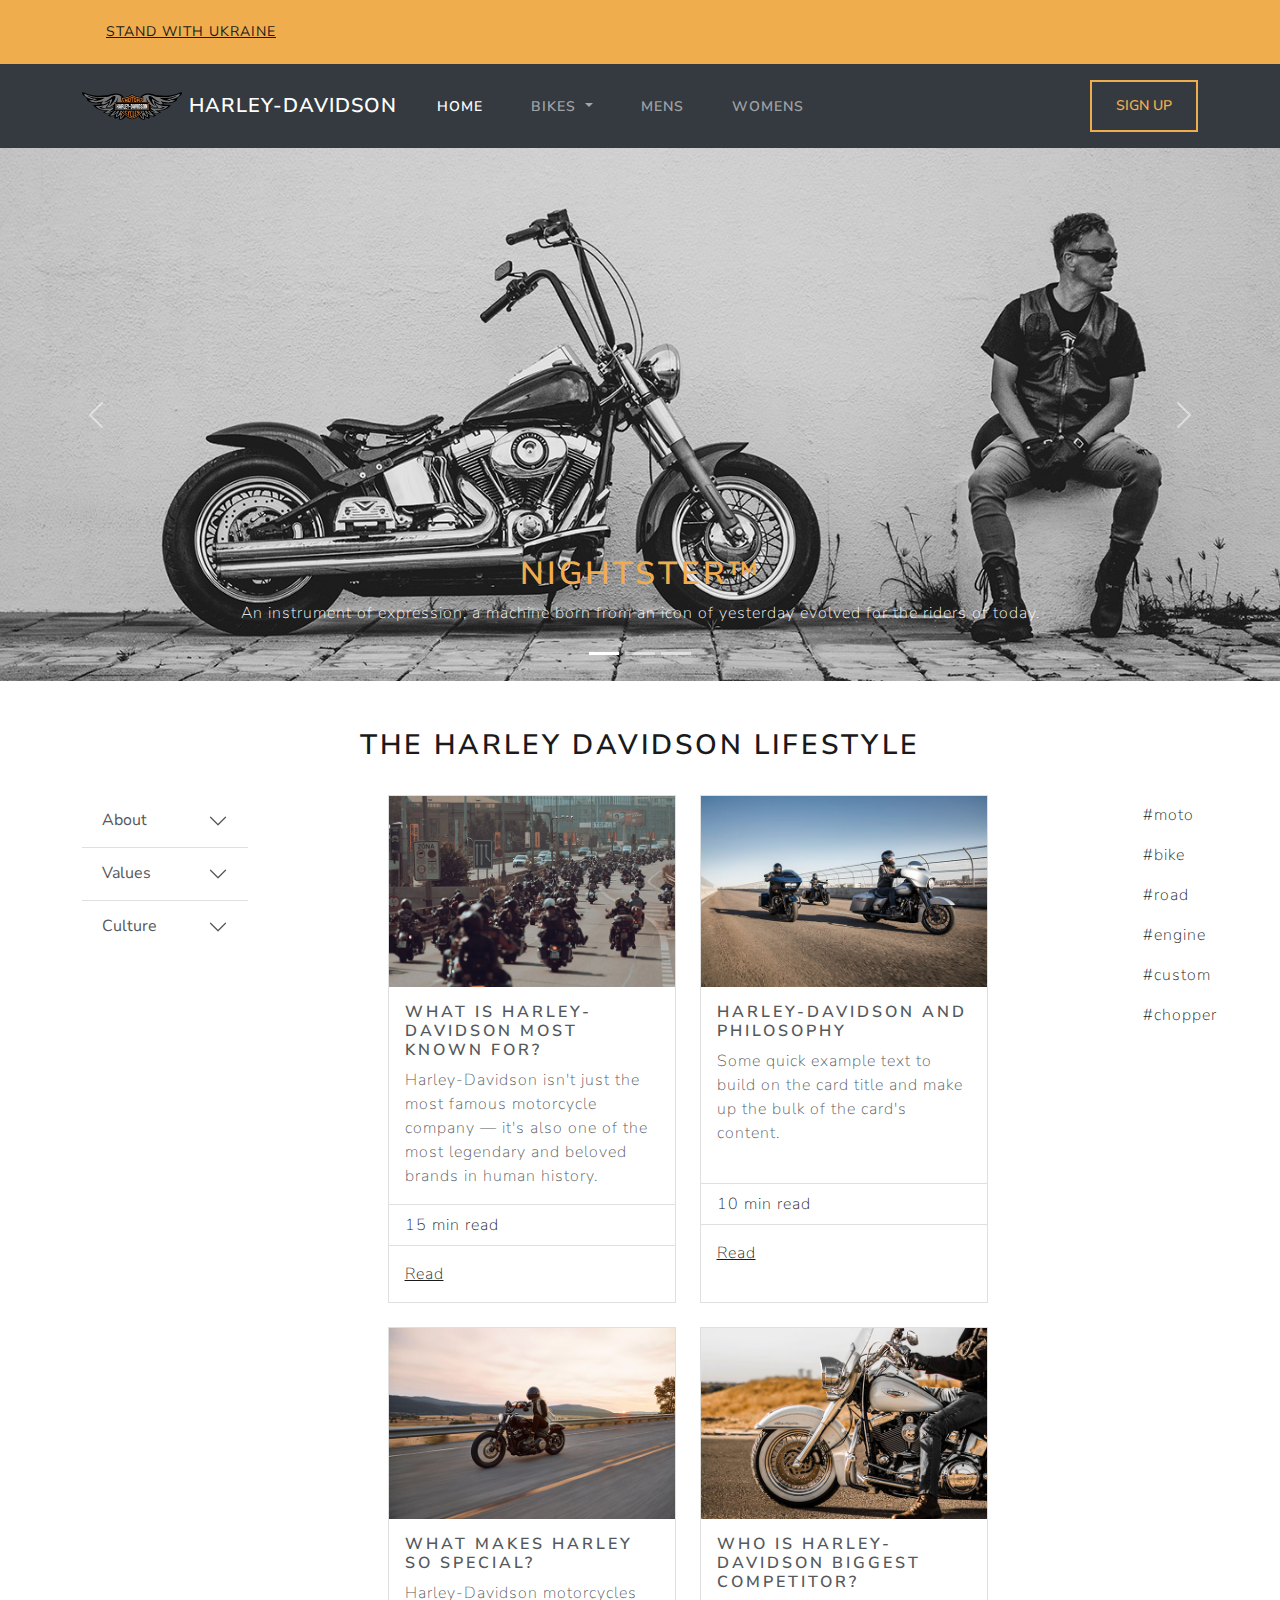
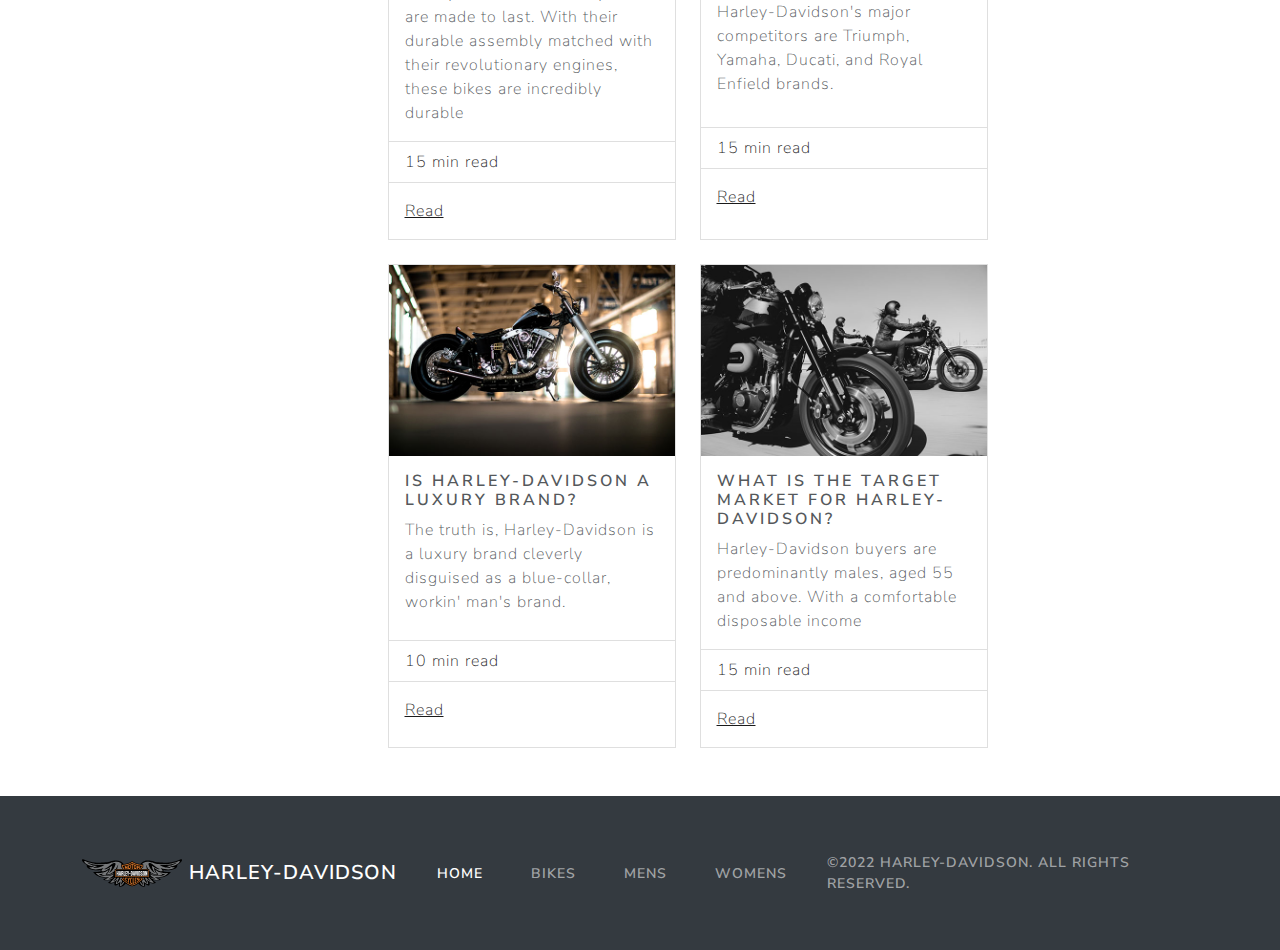
<file: index.html>
<!DOCTYPE html>
<html lang="en">

<head>
  <meta charset="UTF-8">
  <meta name="viewport" content="width=device-width, initial-scale=1.0">
  <meta http-equiv="X-UA-Compatible" content="ie=edge">
  <title>Harley-Davidson</title>
  <!-- <link rel="stylesheet" href="assets/css/style.css"> -->
  <link rel="stylesheet" href="assets/css/bootstrap.min.css">
</head>

<body>

  <header>
    <!-- Sub-menu -->
    <nav class="navbar navbar-expand-lg bg-warning center py-2">
      <div class="container-md">
        <a class="btn btn-link" href="https://savelife.in.ua/">STAND WITH UKRAINE</a>
      </div>
    </nav>
    <!-- Navbar-menu -->
    <nav class="navbar navbar-expand-lg navbar-dark bg-dark py-3 sticky-top">
      <div class="container">
        <a class="navbar-brand" href="#">
          <img src="./assets/img/harley-wings.svg" alt="harley-wings-logo" class="d-inline-block align-text-top">
          HARLEY-DAVIDSON
        </a>
        <button class="navbar-toggler" type="button" data-bs-toggle="collapse" data-bs-target="#navbarNavDropdown"
          aria-controls="navbarNavDropdown" aria-expanded="false" aria-label="Toggle navigation">
          <span class="navbar-toggler-icon"></span>
        </button>
        <div class="collapse navbar-collapse" id="navbarNavDropdown">
          <ul class="navbar-nav">
            <li class="nav-item">
              <a class="nav-link active" aria-current="page" href="#">Home</a>
            </li>
            <li class="nav-item dropdown">
              <a class="nav-link dropdown-toggle" href="#" id="navbarDropdownMenuLink" role="button"
                data-bs-toggle="dropdown" aria-expanded="false">
                Bikes
              </a>
              <ul class="dropdown-menu" aria-labelledby="navbarDropdownMenuLink">
                <li><a class="dropdown-item" href="#">Motorcycles</a></li>
                <li><a class="dropdown-item" href="#">Collections</a></li>
                <li><a class="dropdown-item" href="#">Shop all bikes</a></li>
              </ul>
            </li>
            <li class="nav-item">
              <a class="nav-link" href="#">Mens</a>
            </li>
            <li class="nav-item">
              <a class="nav-link" href="#">Womens</a>
            </li>
          </ul>
          <button type="button" class="btn btn-outline-warning ms-auto" data-bs-toggle="modal"
            data-bs-target="#exampleModal">Sign Up</button>
        </div>
      </div>
    </nav>
    <!-- Hero-Carousel -->
    <div id="carouselExampleCaptions" class="carousel slide" data-bs-ride="false">
      <div class="carousel-indicators">
        <button type="button" data-bs-target="#carouselExampleCaptions" data-bs-slide-to="0" class="active"
          aria-current="true" aria-label="Slide 1"></button>
        <button type="button" data-bs-target="#carouselExampleCaptions" data-bs-slide-to="1"
          aria-label="Slide 2"></button>
        <button type="button" data-bs-target="#carouselExampleCaptions" data-bs-slide-to="2"
          aria-label="Slide 3"></button>
      </div>
      <div class="carousel-inner">
        <div class="carousel-item active">
          <img src="./assets/img/slider/image1.jpg" class="d-block w-100" alt="image-bike">
          <div class="carousel-caption d-none d-md-block">
            <h1 class="text-warning">Nightster™</h1>
            <p>An instrument of expression, a machine born from an icon of yesterday evolved for the riders of
              today.</p>
          </div>
        </div>
        <div class="carousel-item">
          <img src="./assets/img/slider/image2.jpg" class="d-block w-100" alt="image-bike">
          <div class="carousel-caption d-none d-md-block">
            <h1 class="text-warning">BREAKOUT™</h1>
            <p>A muscular modern chopper that turns stoplights into drag strips.</p>
          </div>
        </div>
        <div class="carousel-item">
          <img src="./assets/img/slider/image3.jpg" class="d-block w-100" alt="image-bike">
          <div class="carousel-caption d-none d-md-block">
            <h1 class="text-warning">LOW RIDER™ ST</h1>
            <p>The quintessential American cruiser. Showstopping vintage details and pure rock and roll style. Long,
              lean and mean. </p>
          </div>
        </div>
      </div>
      <button class="carousel-control-prev" type="button" data-bs-target="#carouselExampleCaptions"
        data-bs-slide="prev">
        <span class="carousel-control-prev-icon" aria-hidden="true"></span>
        <span class="visually-hidden">Previous</span>
      </button>
      <button class="carousel-control-next" type="button" data-bs-target="#carouselExampleCaptions"
        data-bs-slide="next">
        <span class="carousel-control-next-icon" aria-hidden="true"></span>
        <span class="visually-hidden">Next</span>
      </button>
    </div>
  </header>

  <main class="container pt-5 pb-5">
    <!-- Title -->
    <div class="row pb-4 text-center">
      <div class="col">
        <h2>The Harley Davidson Lifestyle</h2>
      </div>
    </div>
    <!-- Content -->
    <div class="content row">
      <!-- Main -->
      <div class="col-xl-9 col-lg-12 d-flex gap-4 flex-wrap justify-content-center">
        <!-- Cards -->
        <div class="card" style="width: 18rem;">
          <img src="./assets/img/card/card-image1.jpg" class="card-img-top" alt="image">
          <div class="card-body">
            <h5 class="card-title">What is Harley-Davidson most known for?
            </h5>
            <p class="card-text">
              Harley-Davidson isn't just the most famous motorcycle company — it's also one of the most legendary and
              beloved brands in human history.</p>
          </div>
          <ul class="list-group list-group-flush">
            <li class="list-group-item">15 min read</li>
          </ul>
          <div class="card-body">
            <a href="#" class="card-link">Read</a>
          </div>
        </div>
        <div class="card" style="width: 18rem;">
          <img src="./assets/img/card/card-image2.jpg" class="card-img-top" alt="image">
          <div class="card-body">
            <h5 class="card-title">Harley-Davidson and Philosophy</h5>
            <p class="card-text">Some quick example text to build on the card title and make up the bulk of the card's
              content.</p>
          </div>
          <ul class="list-group list-group-flush">
            <li class="list-group-item">10 min read</li>
          </ul>
          <div class="card-body">
            <a href="#" class="card-link">Read</a>
          </div>
        </div>
        <div class="card" style="width: 18rem;">
          <img src="./assets/img/card/card-image3.jpg" class="card-img-top" alt="image">
          <div class="card-body">
            <h5 class="card-title">What makes Harley so special?</h5>
            <p class="card-text">Harley-Davidson motorcycles are made to last. With their durable assembly matched with
              their revolutionary engines, these bikes are incredibly durable</p>
          </div>
          <ul class="list-group list-group-flush">
            <li class="list-group-item">15 min read</li>
          </ul>
          <div class="card-body">
            <a href="#" class="card-link">Read</a>
          </div>
        </div>
        <div class="card" style="width: 18rem;">
          <img src="./assets/img/card/card-image4.jpg" class="card-img-top" alt="image">
          <div class="card-body">
            <h5 class="card-title">Who is Harley-Davidson biggest competitor?</h5>
            <p class="card-text">Harley-Davidson's major competitors are Triumph, Yamaha, Ducati, and Royal Enfield
              brands.</p>
          </div>
          <ul class="list-group list-group-flush">
            <li class="list-group-item">15 min read</li>
          </ul>
          <div class="card-body">
            <a href="#" class="card-link">Read</a>
          </div>
        </div>
        <div class="card" style="width: 18rem;">
          <img src="./assets/img/card/card-image5.jpg" class="card-img-top" alt="image">
          <div class="card-body">
            <h5 class="card-title">Is Harley-Davidson a luxury brand?</h5>
            <p class="card-text">The truth is, Harley-Davidson is a luxury brand cleverly disguised as a blue-collar,
              workin' man's brand.</p>
          </div>
          <ul class="list-group list-group-flush">
            <li class="list-group-item">10 min read</li>
          </ul>
          <div class="card-body">
            <a href="#" class="card-link">Read</a>
          </div>
        </div>
        <div class="card" style="width: 18rem;">
          <img src="./assets/img/card/card-image6.jpg" class="card-img-top" alt="image">
          <div class="card-body">
            <h5 class="card-title">What is the target market for Harley-Davidson?</h5>
            <p class="card-text">
              Harley-Davidson buyers are predominantly males, aged 55 and above. With a comfortable disposable income
            </p>
          </div>
          <ul class="list-group list-group-flush">
            <li class="list-group-item">15 min read</li>
          </ul>
          <div class="card-body">
            <a href="#" class="card-link">Read</a>
          </div>
        </div>
      </div>
      <!-- Left -->
      <div class="col-xl-2 col-md-6 order-xl-first">
        <!-- Accordion -->
        <div class="accordion accordion-flush" id="accordionFlushExample">
          <div class="accordion-item">
            <h2 class="accordion-header" id="flush-headingOne">
              <button class="accordion-button collapsed" type="button" data-bs-toggle="collapse"
                data-bs-target="#flush-collapseOne" aria-expanded="false" aria-controls="flush-collapseOne">
                About
              </button>
            </h2>
            <div id="flush-collapseOne" class="accordion-collapse collapse" aria-labelledby="flush-headingOne"
              data-bs-parent="#accordionFlushExample">
              <div class="accordion-body">
                Harley-Davidson motorcycles are made to last. With their durable assembly matched with their
                revolutionary engines, these bikes are incredibly durable. Plus, most of their parts are easily
                replaceable; meaning that you can purchase new parts when they become damaged or well-worn instead of
                buying an entirely new bike.
              </div>
            </div>
          </div>
          <div class="accordion-item">
            <h2 class="accordion-header" id="flush-headingTwo">
              <button class="accordion-button collapsed" type="button" data-bs-toggle="collapse"
                data-bs-target="#flush-collapseTwo" aria-expanded="false" aria-controls="flush-collapseTwo">
                Values
              </button>
            </h2>
            <div id="flush-collapseTwo" class="accordion-collapse collapse" aria-labelledby="flush-headingTwo"
              data-bs-parent="#accordionFlushExample">
              <div class="accordion-body">
                At Harley-Davidson, we strive to deliver long-term value to all stakeholders - people (employees,
                dealers, customers, suppliers, investors, society), planet, and profit. Inclusive Stakeholder
                Management is the unifying theme for how we think about our role in society, giving us purpose beyond
                financial performance.
              </div>
            </div>
          </div>
          <div class="accordion-item">
            <h2 class="accordion-header" id="flush-headingThree">
              <button class="accordion-button collapsed" type="button" data-bs-toggle="collapse"
                data-bs-target="#flush-collapseThree" aria-expanded="false" aria-controls="flush-collapseThree">
                Culture
              </button>
            </h2>
            <div id="flush-collapseThree" class="accordion-collapse collapse" aria-labelledby="flush-headingThree"
              data-bs-parent="#accordionFlushExample">
              <div class="accordion-body">
                People in the custom chopper biker culture are typically seen as bold and rebellious. Harley-Davidson
                is strongly associated with this culture. Customer-Centrism. Harley-Davidson's organizational culture
                emphasizes consideration for customers' preferences and expectations.
              </div>
            </div>
          </div>
        </div>
      </div>
      <!-- Right -->
      <div class="col-xl-1 col-md-6">
        <ul class="nav flex-xl-column">
          <li class="nav-item">
            <a class="nav-link" href="#">#moto</a>
          </li>
          <li class="nav-item">
            <a class="nav-link" href="#">#bike</a>
          </li>
          <li class="nav-item">
            <a class="nav-link" href="#">#road</a>
          </li>
          <li class="nav-item">
            <a class="nav-link" href="#">#engine</a>
          </li>
          <li class="nav-item">
            <a class="nav-link" href="#">#custom</a>
          </li>
          <li class="nav-item">
            <a class="nav-link" href="#">#chopper</a>
          </li>
        </ul>
      </div>
    </div>
  </main>

  <footer>
    <nav class="navbar navbar-expand-lg navbar-dark bg-dark py-5">
      <div class="container">
        <a class="navbar-brand" href="#">
          <img src="./assets/img/harley-wings.svg" alt="harley-wings-logo" class="d-inline-block align-text-top">
          HARLEY-DAVIDSON
        </a>
        <button class="navbar-toggler" type="button" data-bs-toggle="collapse" data-bs-target="#navbarText"
          aria-controls="navbarText" aria-expanded="false" aria-label="Toggle navigation">
          <span class="navbar-toggler-icon"></span>
        </button>
        <div class="collapse navbar-collapse" id="navbarText">
          <ul class="navbar-nav me-auto mb-2 mb-lg-0">
            <li class="nav-item">
              <a class="nav-link active" aria-current="page" href="#">Home</a>
            </li>
            <li class="nav-item">
              <a class="nav-link" href="#">Bikes</a>
            </li>
            <li class="nav-item">
              <a class="nav-link" href="#">Mens</a>
            </li>
            <li class="nav-item">
              <a class="nav-link" href="#">Womens</a>
            </li>
          </ul>
          <span class="navbar-text">
            ©2022 HARLEY-DAVIDSON. All rights reserved.
          </span>
        </div>
      </div>
    </nav>
  </footer>

  <!-- Modal -->
  <div class="modal fade" id="exampleModal" tabindex="-1" aria-labelledby="exampleModalLabel" aria-hidden="true">
    <div class="modal-dialog">
      <div class="modal-content">
        <div class="modal-header">
          <h5 class="modal-title" id="exampleModalLabel">Create Account</h5>
          <button type="button" class="btn-close" data-bs-dismiss="modal" aria-label="Close"></button>
        </div>
        <div class="modal-body">
          <form>
            <div class="mb-3">
              <label for="exampleInputFirstName1" class="form-label">First name</label>
              <input type="text" class="form-control" id="exampleInputFirstName1" aria-describedby="emailHelp"
                placeholder="Enter your first name">
            </div>
            <div class="mb-3">
              <label for="exampleInputLastName1" class="form-label">Last name</label>
              <input type="text" class="form-control" id="exampleInputLastName1" aria-describedby="emailHelp"
                placeholder="Enter your last name">
            </div>
            <div class="mb-3">
              <label for="exampleInputEmail1" class="form-label">Email address</label>
              <input type="email" class="form-control" id="exampleInputEmail1" aria-describedby="emailHelp"
                placeholder="Enter your email address">
              <div id="emailHelp" class="form-text">We'll never share your email with anyone else.</div>
            </div>
            <div class="mb-3">
              <label for="exampleInputPassword1" class="form-label">New password</label>
              <input type="password" class="form-control" id="exampleInputPassword1">
              <div id="passwordHelpBlock" class="form-text">
                Your password must be 8-20 characters long, contain letters and numbers, and must not contain spaces,
                special characters, or emoji.
              </div>
            </div>
            <div class="mb-3">
              <label for="exampleConfirmPassword1" class="form-label">Confirm new password</label>
              <input type="password" class="form-control" id="exampleConfirmPassword1">
            </div>
            <div class="mb-3 form-check">
              <input type="checkbox" class="form-check-input" id="exampleCheck1">
              <label class="form-check-label" for="exampleCheck1">I provide consent for processing my data</label>
            </div>
            <button type="submit" class="btn btn-success">Create account</button>
          </form>
        </div>
      </div>
    </div>
  </div>

  <script src="https://cdn.jsdelivr.net/npm/bootstrap@5.1.3/dist/js/bootstrap.bundle.min.js"></script>
</body>

</html>
</file>
